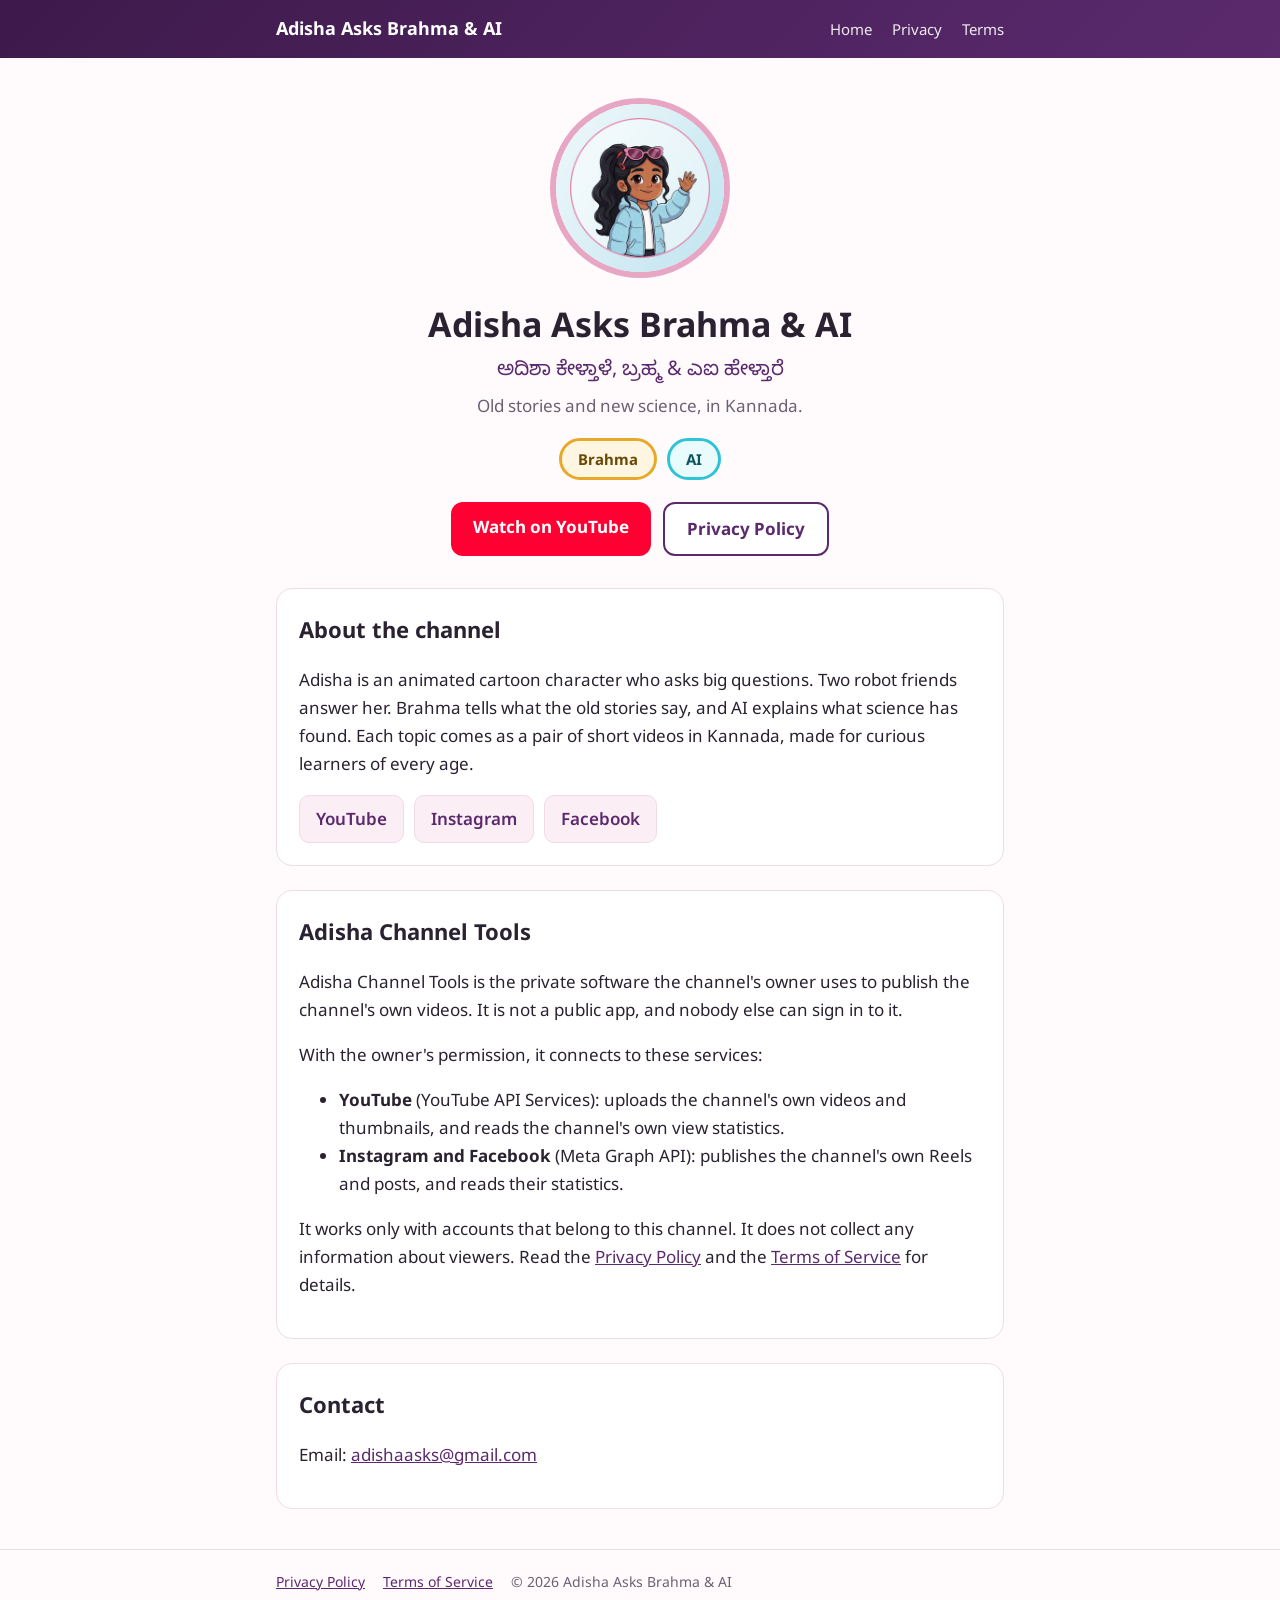
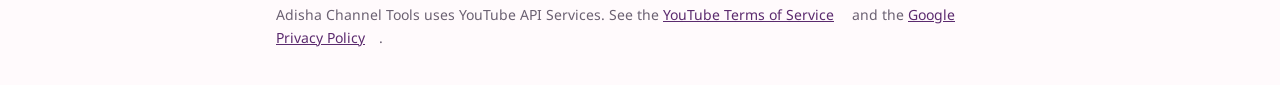
<file: index.html>
<!doctype html>
<html lang="en">
<head>
<meta charset="utf-8">
<meta name="viewport" content="width=device-width, initial-scale=1">
<meta name="google-site-verification" content="2T3QdVhD49avIVpol9QWGmaJUl8LnmhRy1cfIrBvkRY" />
<title>Adisha Asks Brahma &amp; AI</title>
<meta name="description" content="Adisha Asks Brahma &amp; AI: old stories and new science, in Kannada. Home of the channel and of Adisha Channel Tools.">
<link rel="icon" href="favicon.png">
<link rel="preconnect" href="https://fonts.googleapis.com">
<link rel="preconnect" href="https://fonts.gstatic.com" crossorigin>
<link href="https://fonts.googleapis.com/css2?family=Noto+Sans:wght@400;600;700&family=Noto+Sans+Kannada:wght@400;700&display=swap" rel="stylesheet">
<link rel="stylesheet" href="style.css">
</head>
<body>
<header class="site">
  <div class="wrap">
    <a class="brand" href="./">Adisha Asks Brahma &amp; AI</a>
    <nav>
      <a href="./">Home</a>
      <a href="privacy.html">Privacy</a>
      <a href="terms.html">Terms</a>
    </nav>
  </div>
</header>

<main class="wrap">
  <section class="hero">
    <img src="adisha.png" alt="Adisha, the animated character of the channel, waving">
    <h1>Adisha Asks Brahma &amp; AI</h1>
    <p class="kn" lang="kn">ಅದಿಶಾ ಕೇಳ್ತಾಳೆ, ಬ್ರಹ್ಮ &amp; ಎಐ ಹೇಳ್ತಾರೆ</p>
    <p class="tag">Old stories and new science, in Kannada.</p>
    <div class="pills"><span class="pill brahma">Brahma</span><span class="pill ai">AI</span></div>
    <p class="cta"><a class="yt" href="https://www.youtube.com/channel/UCMBsobitLbsKdrtdGAVMPcA" rel="noopener">Watch on YouTube</a> <a class="pp" href="privacy.html">Privacy Policy</a></p>
  </section>

  <section class="card">
    <h2>About the channel</h2>
    <p>Adisha is an animated cartoon character who asks big questions. Two robot friends answer her. Brahma tells what the old stories say, and AI explains what science has found. Each topic comes as a pair of short videos in Kannada, made for curious learners of every age.</p>
    <div class="links">
      <a href="https://www.youtube.com/channel/UCMBsobitLbsKdrtdGAVMPcA" rel="noopener">YouTube</a>
      <a href="https://www.instagram.com/adishaasks/" rel="noopener">Instagram</a>
      <a href="https://www.facebook.com/adishaasks" rel="noopener">Facebook</a>
    </div>
  </section>

  <section class="card" id="tools">
    <h2>Adisha Channel Tools</h2>
    <p>Adisha Channel Tools is the private software the channel's owner uses to publish the channel's own videos. It is not a public app, and nobody else can sign in to it.</p>
    <p>With the owner's permission, it connects to these services:</p>
    <ul>
      <li><strong>YouTube</strong> (YouTube API Services): uploads the channel's own videos and thumbnails, and reads the channel's own view statistics.</li>
      <li><strong>Instagram and Facebook</strong> (Meta Graph API): publishes the channel's own Reels and posts, and reads their statistics.</li>
    </ul>
    <p>It works only with accounts that belong to this channel. It does not collect any information about viewers. Read the <a href="privacy.html">Privacy Policy</a> and the <a href="terms.html">Terms of Service</a> for details.</p>
  </section>

  <section class="card">
    <h2>Contact</h2>
    <p>Email: <a href="mailto:adishaasks@gmail.com">adishaasks@gmail.com</a></p>
  </section>
</main>

<footer class="site">
  <div class="wrap">
    <a href="privacy.html">Privacy Policy</a>
    <a href="terms.html">Terms of Service</a>
    <span>&copy; 2026 Adisha Asks Brahma &amp; AI</span>
    <p class="api-note">Adisha Channel Tools uses YouTube API Services. See the <a href="https://www.youtube.com/t/terms" rel="noopener">YouTube Terms of Service</a> and the <a href="https://policies.google.com/privacy" rel="noopener">Google Privacy Policy</a>.</p>
  </div>
</footer>
</body>
</html>
</file>
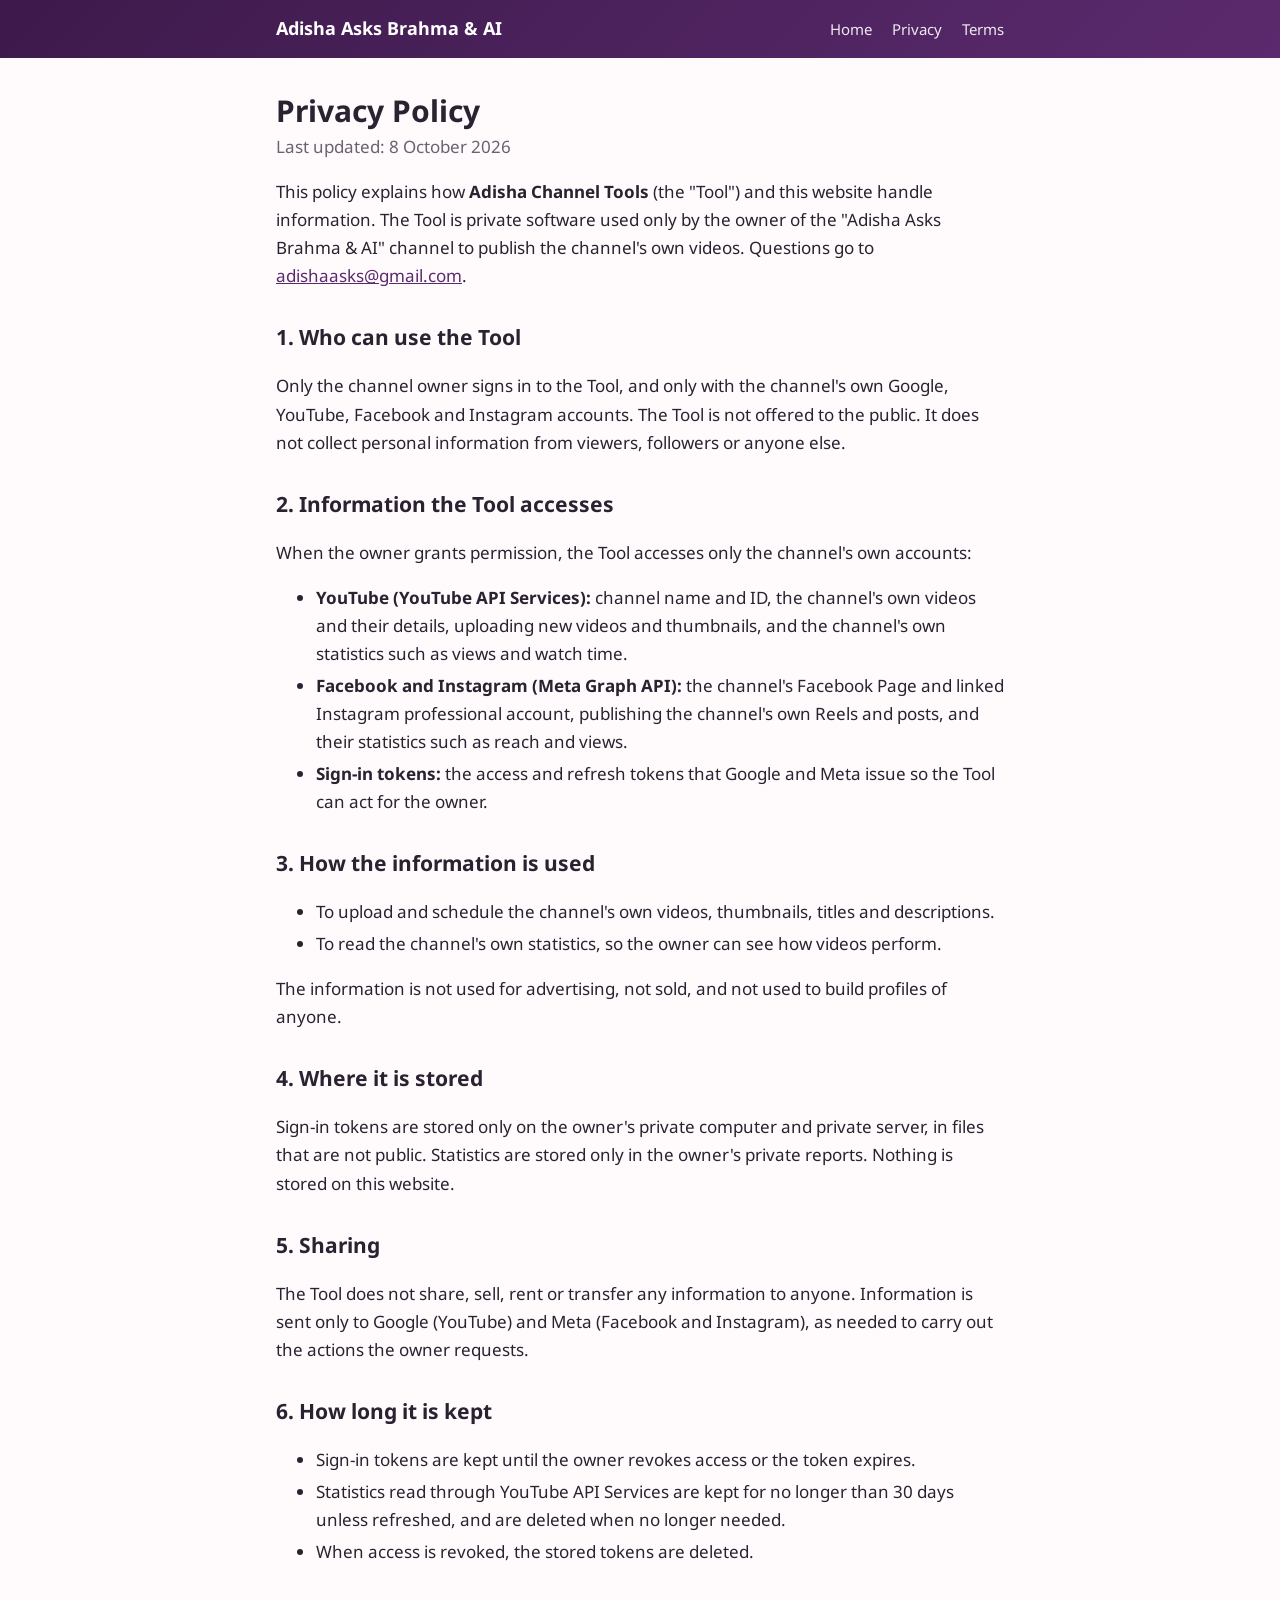
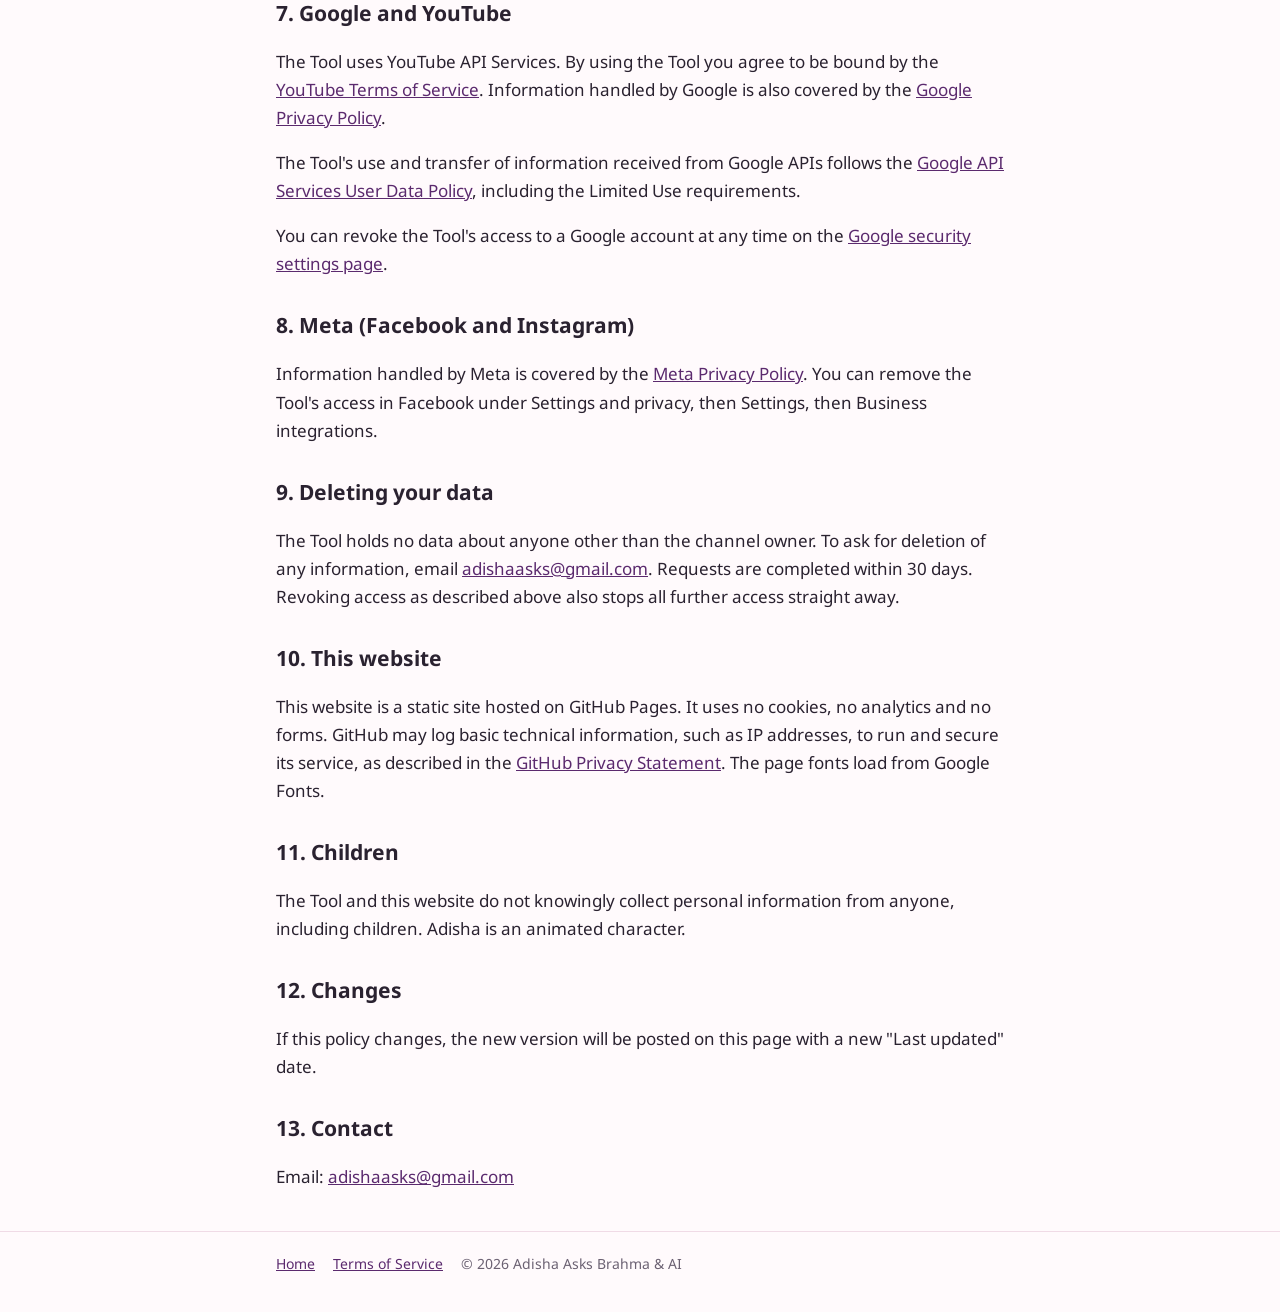
<file: privacy.html>
<!doctype html>
<html lang="en">
<head>
<meta charset="utf-8">
<meta name="viewport" content="width=device-width, initial-scale=1">
<title>Privacy Policy</title>
<meta name="description" content="Privacy Policy for Adisha Channel Tools and the Adisha Asks Brahma &amp; AI website.">
<link rel="icon" href="favicon.png">
<link rel="preconnect" href="https://fonts.googleapis.com">
<link rel="preconnect" href="https://fonts.gstatic.com" crossorigin>
<link href="https://fonts.googleapis.com/css2?family=Noto+Sans:wght@400;600;700&display=swap" rel="stylesheet">
<link rel="stylesheet" href="style.css">
</head>
<body>
<header class="site">
  <div class="wrap">
    <a class="brand" href="./">Adisha Asks Brahma &amp; AI</a>
    <nav>
      <a href="./">Home</a>
      <a href="privacy.html">Privacy</a>
      <a href="terms.html">Terms</a>
    </nav>
  </div>
</header>

<main class="wrap doc">
  <h1>Privacy Policy</h1>
  <p class="updated">Last updated: 8 October 2026</p>

  <p>This policy explains how <strong>Adisha Channel Tools</strong> (the "Tool") and this website handle information. The Tool is private software used only by the owner of the "Adisha Asks Brahma &amp; AI" channel to publish the channel's own videos. Questions go to <a href="mailto:adishaasks@gmail.com">adishaasks@gmail.com</a>.</p>

  <h2>1. Who can use the Tool</h2>
  <p>Only the channel owner signs in to the Tool, and only with the channel's own Google, YouTube, Facebook and Instagram accounts. The Tool is not offered to the public. It does not collect personal information from viewers, followers or anyone else.</p>

  <h2>2. Information the Tool accesses</h2>
  <p>When the owner grants permission, the Tool accesses only the channel's own accounts:</p>
  <ul>
    <li><strong>YouTube (YouTube API Services):</strong> channel name and ID, the channel's own videos and their details, uploading new videos and thumbnails, and the channel's own statistics such as views and watch time.</li>
    <li><strong>Facebook and Instagram (Meta Graph API):</strong> the channel's Facebook Page and linked Instagram professional account, publishing the channel's own Reels and posts, and their statistics such as reach and views.</li>
    <li><strong>Sign-in tokens:</strong> the access and refresh tokens that Google and Meta issue so the Tool can act for the owner.</li>
  </ul>

  <h2>3. How the information is used</h2>
  <ul>
    <li>To upload and schedule the channel's own videos, thumbnails, titles and descriptions.</li>
    <li>To read the channel's own statistics, so the owner can see how videos perform.</li>
  </ul>
  <p>The information is not used for advertising, not sold, and not used to build profiles of anyone.</p>

  <h2>4. Where it is stored</h2>
  <p>Sign-in tokens are stored only on the owner's private computer and private server, in files that are not public. Statistics are stored only in the owner's private reports. Nothing is stored on this website.</p>

  <h2>5. Sharing</h2>
  <p>The Tool does not share, sell, rent or transfer any information to anyone. Information is sent only to Google (YouTube) and Meta (Facebook and Instagram), as needed to carry out the actions the owner requests.</p>

  <h2>6. How long it is kept</h2>
  <ul>
    <li>Sign-in tokens are kept until the owner revokes access or the token expires.</li>
    <li>Statistics read through YouTube API Services are kept for no longer than 30 days unless refreshed, and are deleted when no longer needed.</li>
    <li>When access is revoked, the stored tokens are deleted.</li>
  </ul>

  <h2>7. Google and YouTube</h2>
  <p>The Tool uses YouTube API Services. By using the Tool you agree to be bound by the <a href="https://www.youtube.com/t/terms" rel="noopener">YouTube Terms of Service</a>. Information handled by Google is also covered by the <a href="https://policies.google.com/privacy" rel="noopener">Google Privacy Policy</a>.</p>
  <p>The Tool's use and transfer of information received from Google APIs follows the <a href="https://developers.google.com/terms/api-services-user-data-policy" rel="noopener">Google API Services User Data Policy</a>, including the Limited Use requirements.</p>
  <p>You can revoke the Tool's access to a Google account at any time on the <a href="https://myaccount.google.com/permissions" rel="noopener">Google security settings page</a>.</p>

  <h2>8. Meta (Facebook and Instagram)</h2>
  <p>Information handled by Meta is covered by the <a href="https://www.facebook.com/privacy/policy/" rel="noopener">Meta Privacy Policy</a>. You can remove the Tool's access in Facebook under Settings and privacy, then Settings, then Business integrations.</p>

  <h2 id="data-deletion">9. Deleting your data</h2>
  <p>The Tool holds no data about anyone other than the channel owner. To ask for deletion of any information, email <a href="mailto:adishaasks@gmail.com">adishaasks@gmail.com</a>. Requests are completed within 30 days. Revoking access as described above also stops all further access straight away.</p>

  <h2>10. This website</h2>
  <p>This website is a static site hosted on GitHub Pages. It uses no cookies, no analytics and no forms. GitHub may log basic technical information, such as IP addresses, to run and secure its service, as described in the <a href="https://docs.github.com/en/site-policy/privacy-policies/github-general-privacy-statement" rel="noopener">GitHub Privacy Statement</a>. The page fonts load from Google Fonts.</p>

  <h2>11. Children</h2>
  <p>The Tool and this website do not knowingly collect personal information from anyone, including children. Adisha is an animated character.</p>

  <h2>12. Changes</h2>
  <p>If this policy changes, the new version will be posted on this page with a new "Last updated" date.</p>

  <h2>13. Contact</h2>
  <p>Email: <a href="mailto:adishaasks@gmail.com">adishaasks@gmail.com</a></p>
</main>

<footer class="site">
  <div class="wrap">
    <a href="./">Home</a>
    <a href="terms.html">Terms of Service</a>
    <span>&copy; 2026 Adisha Asks Brahma &amp; AI</span>
  </div>
</footer>
</body>
</html>
</file>
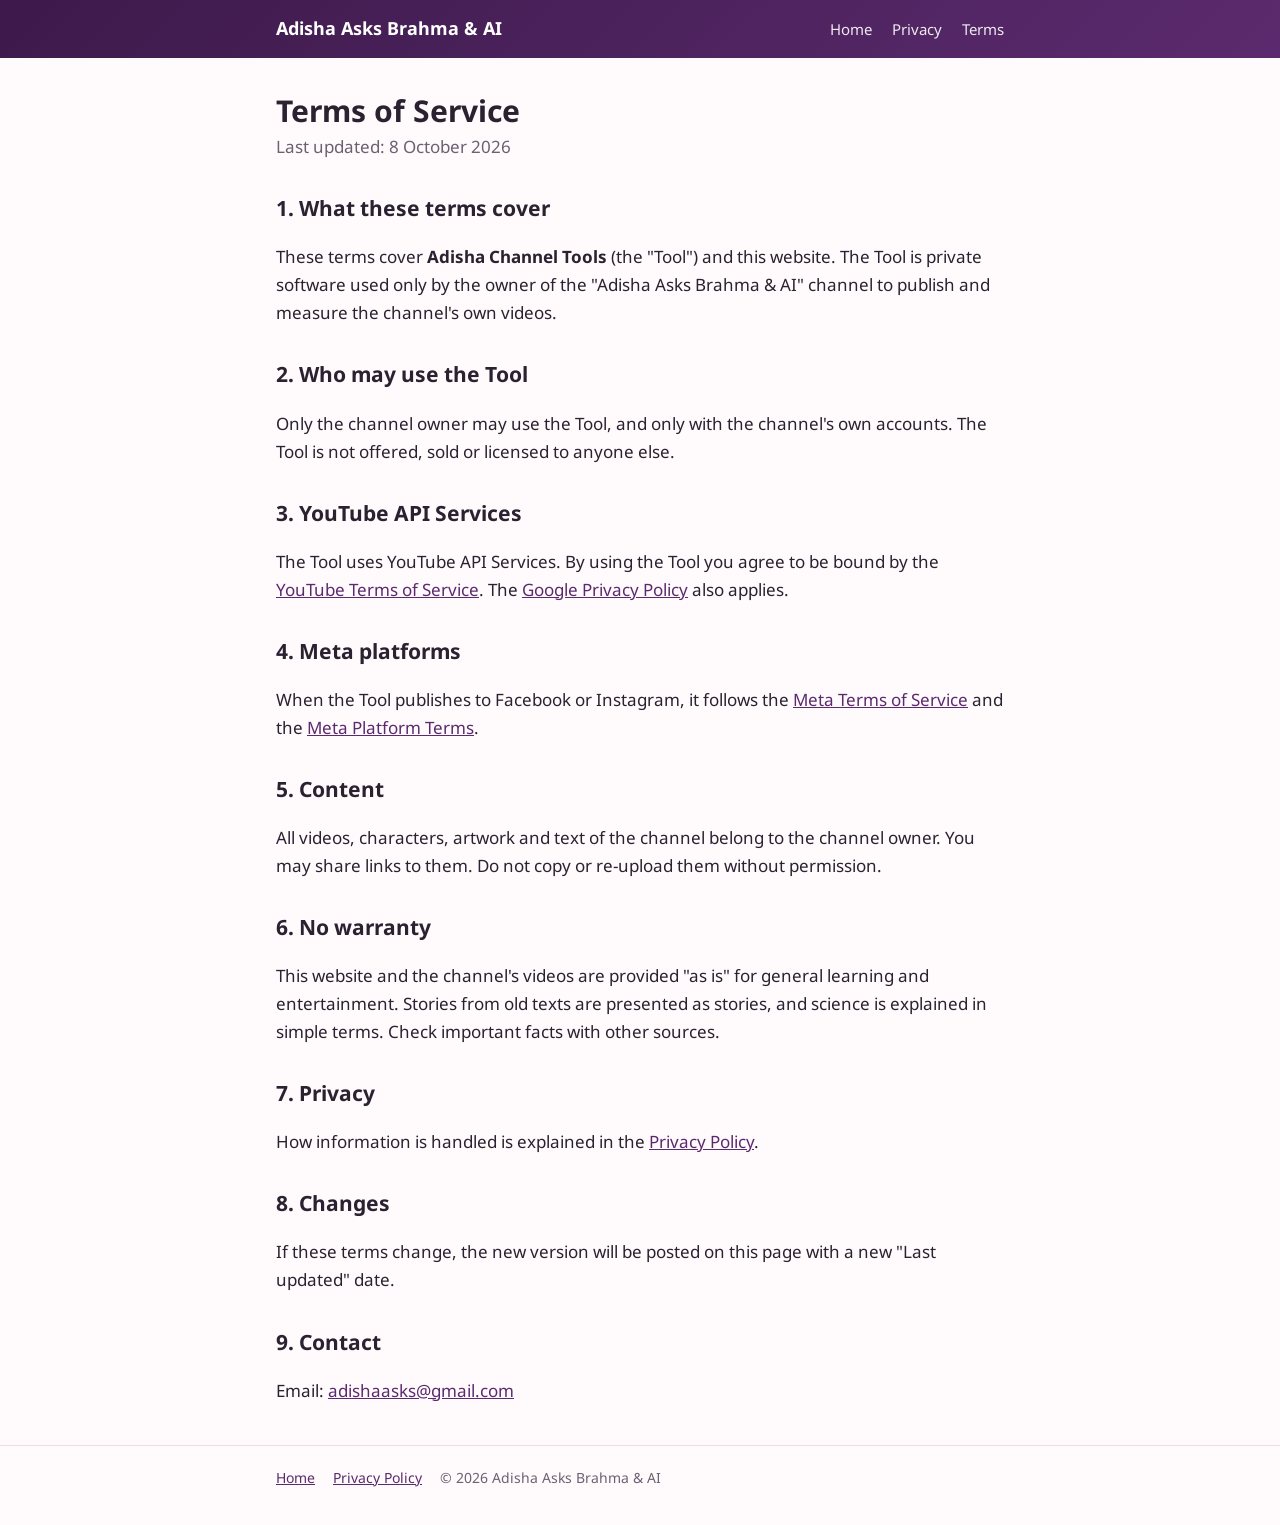
<file: terms.html>
<!doctype html>
<html lang="en">
<head>
<meta charset="utf-8">
<meta name="viewport" content="width=device-width, initial-scale=1">
<title>Terms of Service</title>
<meta name="description" content="Terms of Service for Adisha Channel Tools and the Adisha Asks Brahma &amp; AI website.">
<link rel="icon" href="favicon.png">
<link rel="preconnect" href="https://fonts.googleapis.com">
<link rel="preconnect" href="https://fonts.gstatic.com" crossorigin>
<link href="https://fonts.googleapis.com/css2?family=Noto+Sans:wght@400;600;700&display=swap" rel="stylesheet">
<link rel="stylesheet" href="style.css">
</head>
<body>
<header class="site">
  <div class="wrap">
    <a class="brand" href="./">Adisha Asks Brahma &amp; AI</a>
    <nav>
      <a href="./">Home</a>
      <a href="privacy.html">Privacy</a>
      <a href="terms.html">Terms</a>
    </nav>
  </div>
</header>

<main class="wrap doc">
  <h1>Terms of Service</h1>
  <p class="updated">Last updated: 8 October 2026</p>

  <h2>1. What these terms cover</h2>
  <p>These terms cover <strong>Adisha Channel Tools</strong> (the "Tool") and this website. The Tool is private software used only by the owner of the "Adisha Asks Brahma &amp; AI" channel to publish and measure the channel's own videos.</p>

  <h2>2. Who may use the Tool</h2>
  <p>Only the channel owner may use the Tool, and only with the channel's own accounts. The Tool is not offered, sold or licensed to anyone else.</p>

  <h2>3. YouTube API Services</h2>
  <p>The Tool uses YouTube API Services. By using the Tool you agree to be bound by the <a href="https://www.youtube.com/t/terms" rel="noopener">YouTube Terms of Service</a>. The <a href="https://policies.google.com/privacy" rel="noopener">Google Privacy Policy</a> also applies.</p>

  <h2>4. Meta platforms</h2>
  <p>When the Tool publishes to Facebook or Instagram, it follows the <a href="https://www.facebook.com/terms" rel="noopener">Meta Terms of Service</a> and the <a href="https://developers.facebook.com/terms/" rel="noopener">Meta Platform Terms</a>.</p>

  <h2>5. Content</h2>
  <p>All videos, characters, artwork and text of the channel belong to the channel owner. You may share links to them. Do not copy or re-upload them without permission.</p>

  <h2>6. No warranty</h2>
  <p>This website and the channel's videos are provided "as is" for general learning and entertainment. Stories from old texts are presented as stories, and science is explained in simple terms. Check important facts with other sources.</p>

  <h2>7. Privacy</h2>
  <p>How information is handled is explained in the <a href="privacy.html">Privacy Policy</a>.</p>

  <h2>8. Changes</h2>
  <p>If these terms change, the new version will be posted on this page with a new "Last updated" date.</p>

  <h2>9. Contact</h2>
  <p>Email: <a href="mailto:adishaasks@gmail.com">adishaasks@gmail.com</a></p>
</main>

<footer class="site">
  <div class="wrap">
    <a href="./">Home</a>
    <a href="privacy.html">Privacy Policy</a>
    <span>&copy; 2026 Adisha Asks Brahma &amp; AI</span>
  </div>
</footer>
</body>
</html>
</file>
<file: style.css>
:root {
  --plum: #5b2a6e;
  --plum-dark: #3d1a4b;
  --pink: #e7a6c4;
  --pink-soft: #fbeef4;
  --gold: #e8a92a;
  --cyan: #2ec4d6;
  --ink: #2a2230;
  --muted: #6b6172;
  --bg: #fffafc;
  --card: #ffffff;
  --line: #f0dbe6;
}
@media (prefers-color-scheme: dark) {
  :root {
    --ink: #f3ecf6;
    --muted: #c3b6cb;
    --bg: #1d1422;
    --card: #2a1e31;
    --line: #432f4d;
    --pink-soft: #33223b;
  }
}
* { box-sizing: border-box; }
html { -webkit-text-size-adjust: 100%; }
body {
  margin: 0;
  background: var(--bg);
  color: var(--ink);
  font: 17px/1.65 "Noto Sans", "Noto Sans Kannada", system-ui, -apple-system, "Segoe UI", sans-serif;
}
a { color: var(--plum); }
@media (prefers-color-scheme: dark) { a { color: var(--pink); } }
.wrap { max-width: 760px; margin: 0 auto; padding: 0 16px; }
header.site {
  background: linear-gradient(135deg, var(--plum-dark), var(--plum));
  color: #fff;
}
header.site .wrap { display: flex; align-items: center; justify-content: space-between; gap: 12px; padding-top: 14px; padding-bottom: 14px; flex-wrap: wrap; }
header.site a.brand { color: #fff; text-decoration: none; font-weight: 700; font-size: 18px; }
header.site nav a { color: #fff; opacity: .9; text-decoration: none; margin-left: 16px; font-size: 15px; }
header.site nav a:first-child { margin-left: 0; }
header.site nav a:hover { opacity: 1; text-decoration: underline; }
.hero { text-align: center; padding: 40px 0 8px; }
.hero img {
  width: 180px; height: 180px; border-radius: 50%;
  border: 6px solid var(--pink); background: var(--pink-soft);
}
.hero h1 { font-size: 34px; line-height: 1.2; margin: 18px 0 6px; }
.hero .kn { font-size: 20px; color: var(--plum); margin: 0 0 8px; }
@media (prefers-color-scheme: dark) { .hero .kn { color: var(--pink); } }
.hero .tag { color: var(--muted); margin: 0; }
.pills { margin: 18px 0 0; display: flex; gap: 10px; justify-content: center; flex-wrap: wrap; }
.pill { display: inline-block; padding: 6px 16px; border-radius: 999px; font-weight: 700; font-size: 15px; border: 3px solid; }
.pill.brahma { border-color: var(--gold); background: #fff6e2; color: #6b4a07; }
.pill.ai { border-color: var(--cyan); background: #e9fbfd; color: #0d5560; }
.card {
  background: var(--card); border: 1px solid var(--line); border-radius: 16px;
  padding: 22px 22px; margin: 24px 0;
}
.card h2 { margin-top: 0; font-size: 22px; }
.links { display: flex; gap: 10px; flex-wrap: wrap; }
.links a {
  display: inline-block; padding: 9px 16px; border-radius: 10px;
  background: var(--pink-soft); border: 1px solid var(--line); text-decoration: none; font-weight: 600;
}
main.doc h1 { font-size: 30px; line-height: 1.25; margin: 34px 0 4px; }
main.doc .updated { color: var(--muted); margin-top: 0; }
main.doc h2 { font-size: 21px; margin-top: 30px; }
main.doc li { margin: 4px 0; }
footer.site { border-top: 1px solid var(--line); margin-top: 40px; padding: 20px 0 36px; color: var(--muted); font-size: 14px; }
footer.site a { margin-right: 14px; }
.cta { margin: 22px 0 0; display: flex; gap: 12px; justify-content: center; flex-wrap: wrap; }
.cta a { display: inline-block; padding: 11px 22px; border-radius: 12px; font-weight: 700; text-decoration: none; }
.cta a.yt { background: #ff0033; color: #fff; }
.cta a.pp { background: var(--card); border: 2px solid var(--plum); color: var(--plum); }
@media (prefers-color-scheme: dark) { .cta a.pp { border-color: var(--pink); color: var(--pink); } }
.api-note { margin: 10px 0 0; }
</file>
